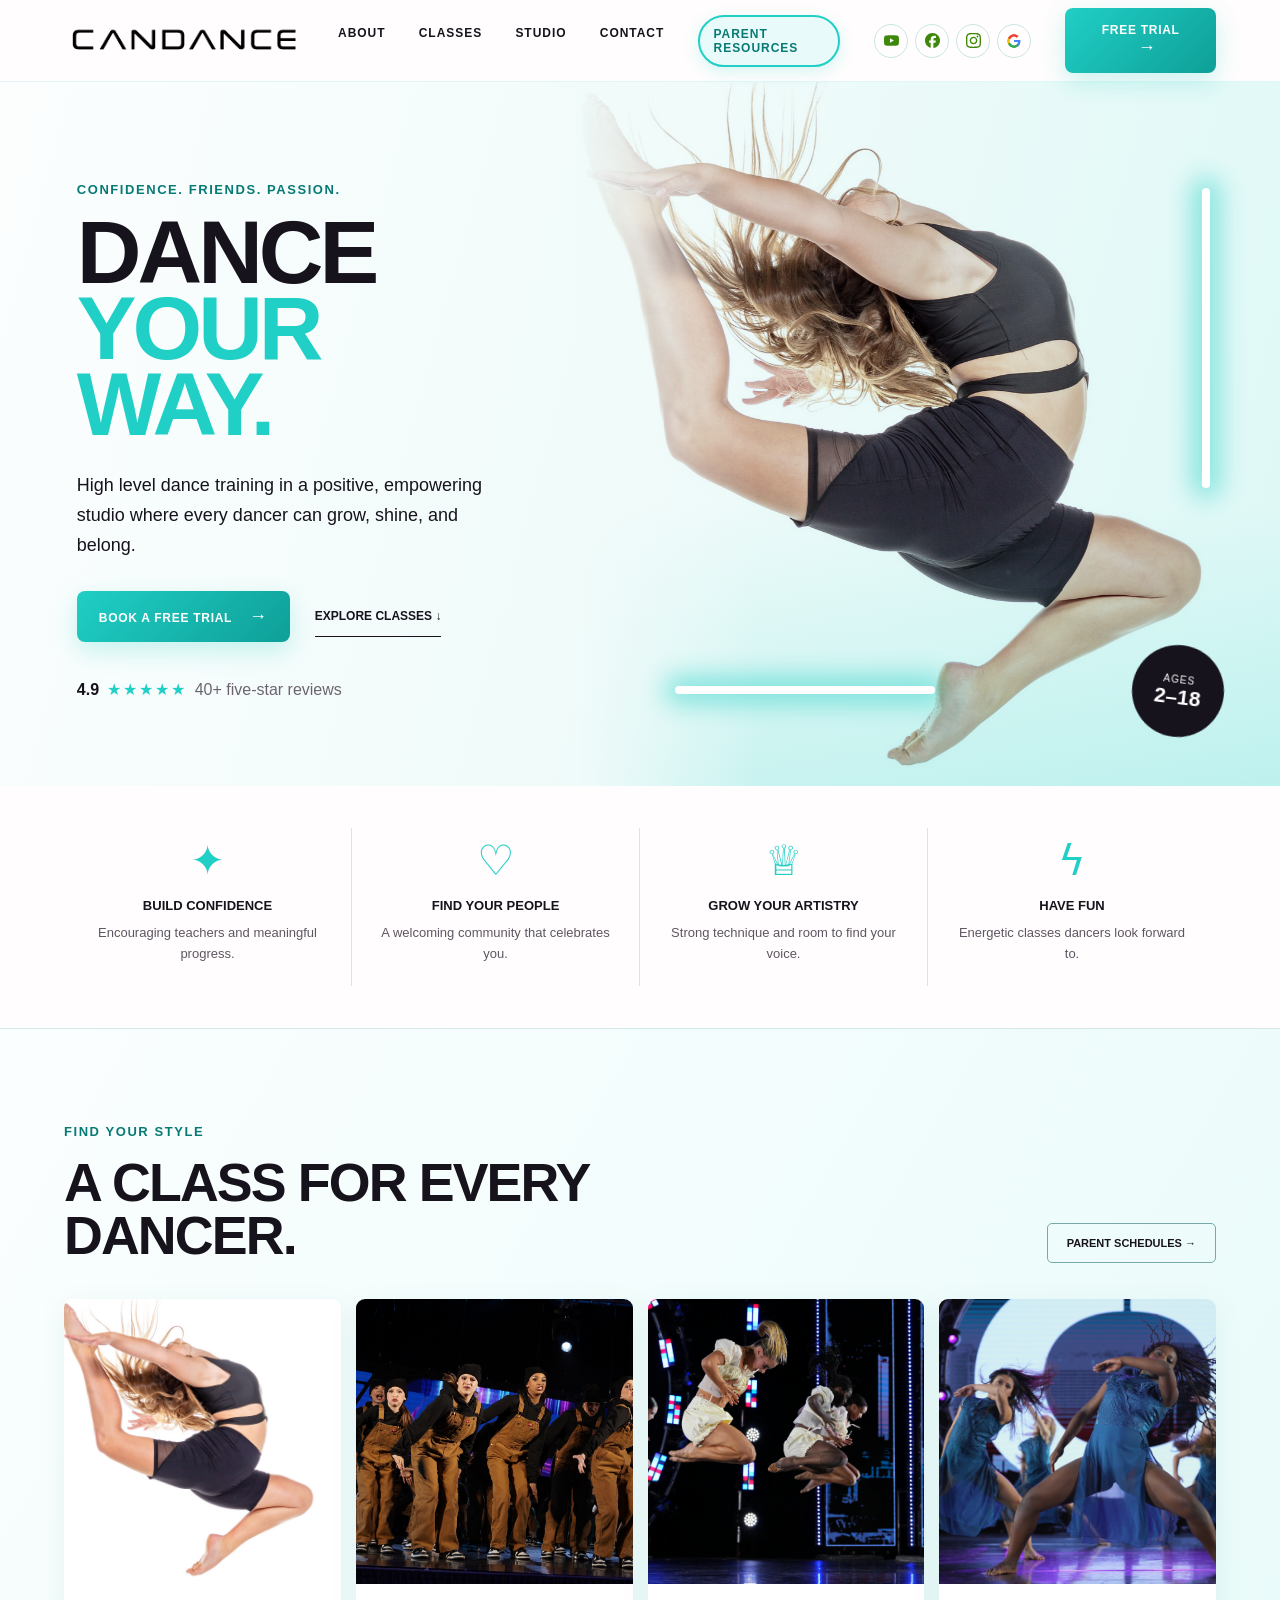
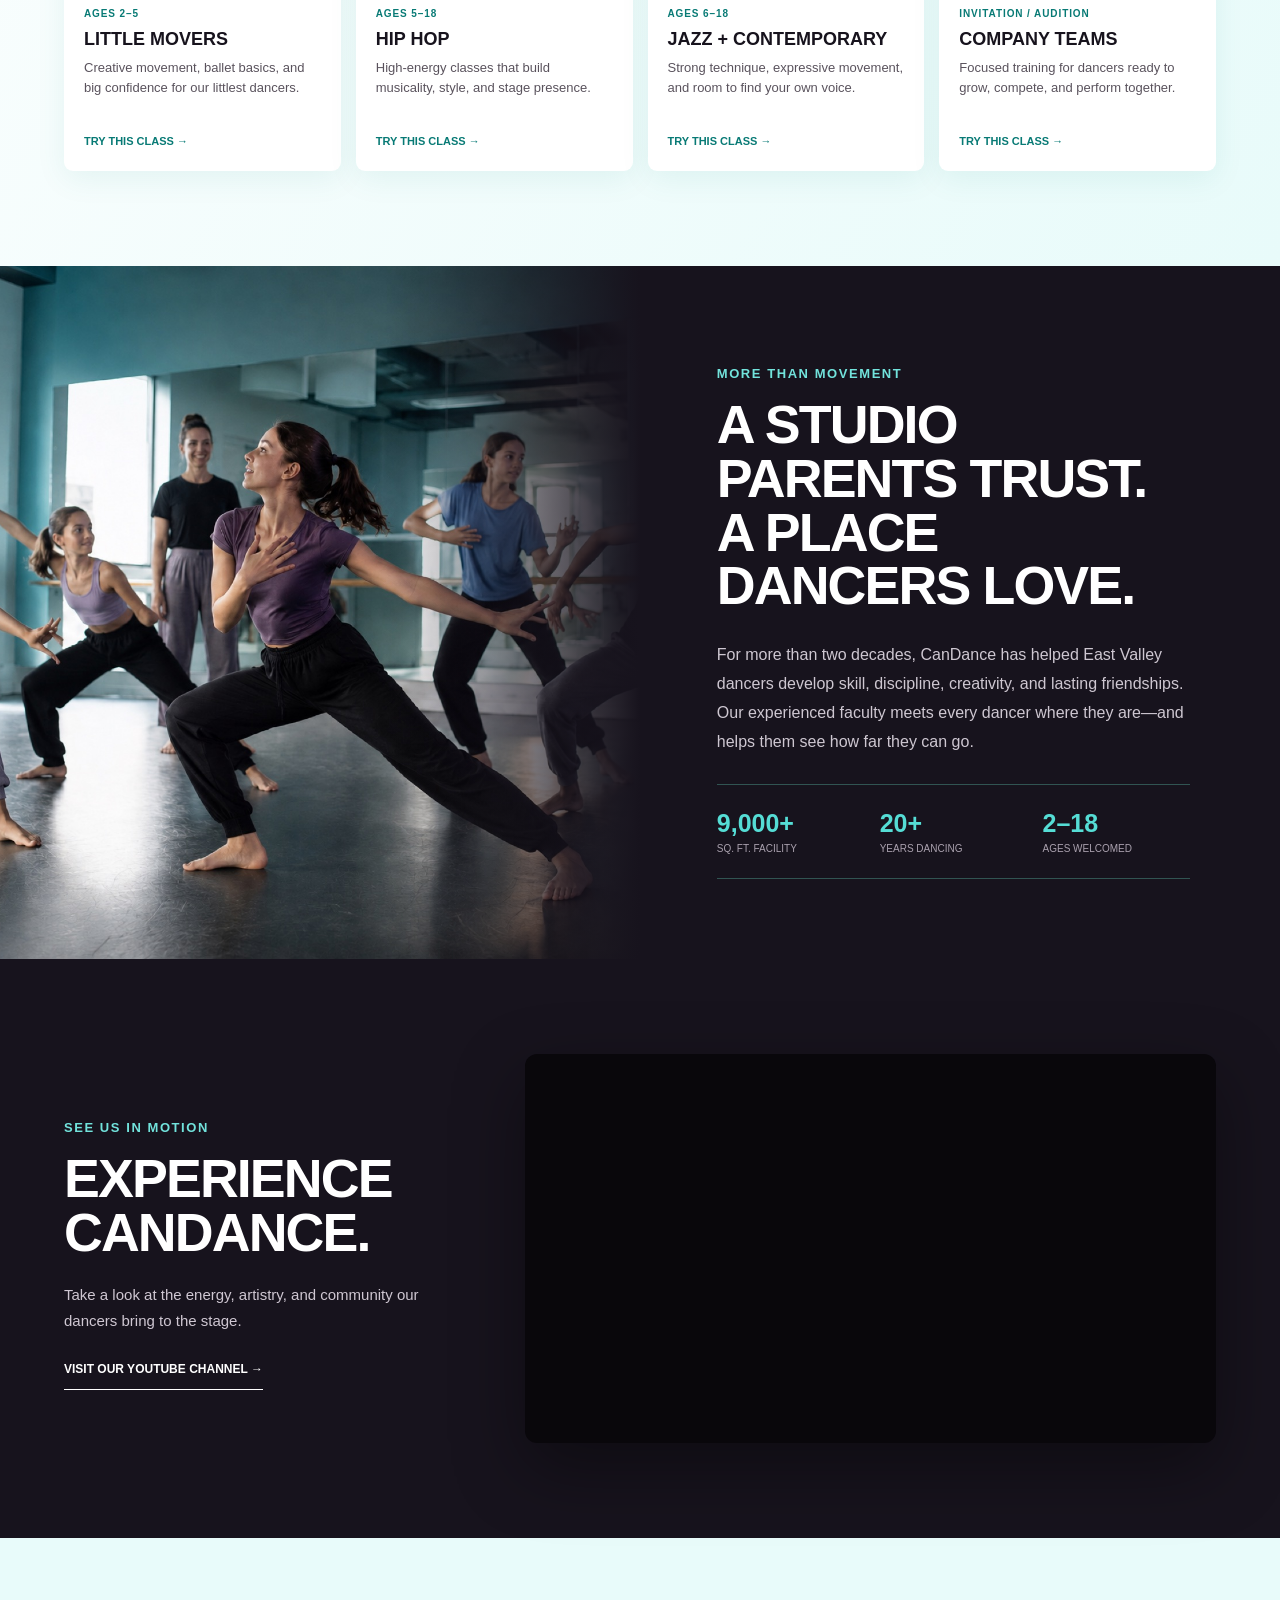
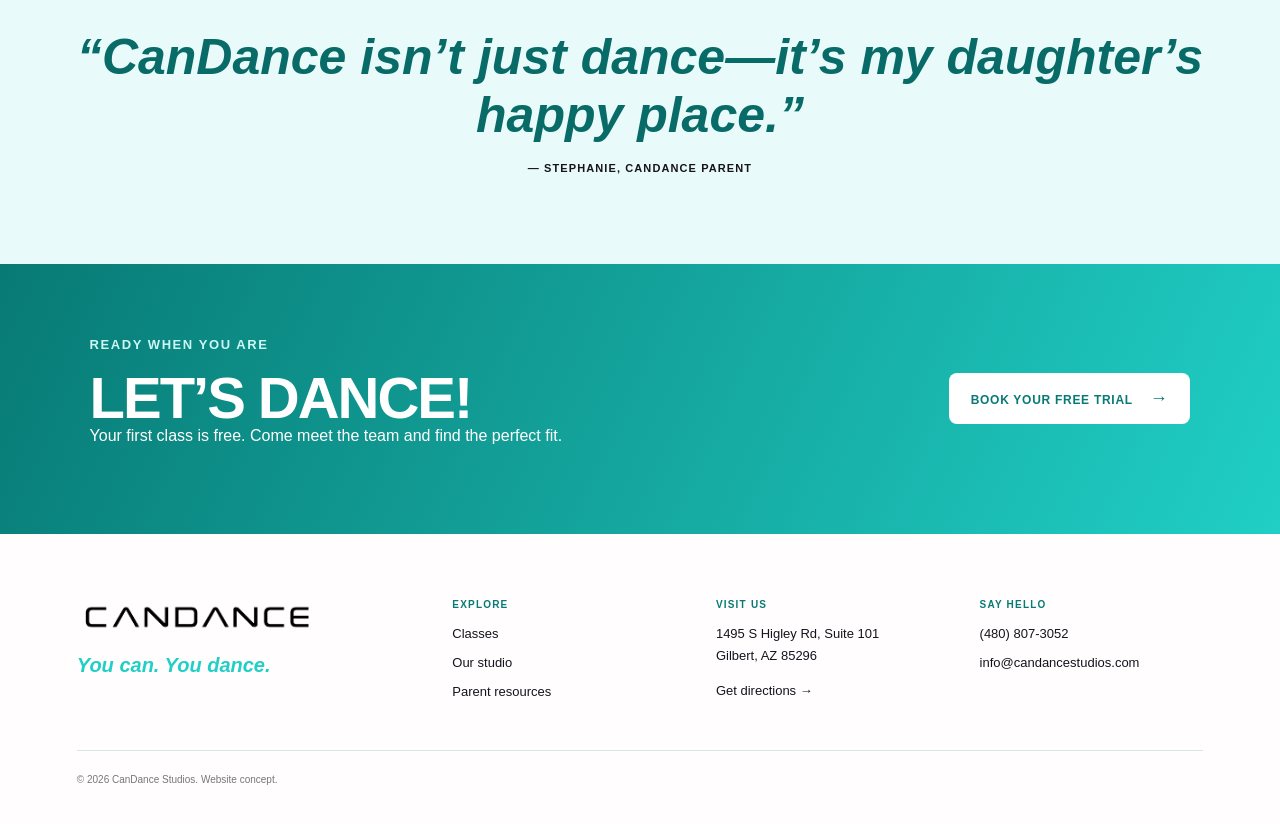
<file: index.html>
<!doctype html>
<html lang="en">
<head>
  <meta charset="utf-8">
  <meta name="viewport" content="width=device-width, initial-scale=1">
  <meta name="description" content="Positive, high-level dance training for ages 2–18 in Gilbert, Arizona.">
  <title>CanDance Studios | Gilbert, AZ</title>
  <link rel="stylesheet" href="styles.css">
  <script src="script.js" defer></script>
</head>
<body>
  <header class="site-header">
    <a class="header-logo" href="#top" aria-label="CanDance home"><img src="images/candance-logo-transparent.png" alt="CanDance"></a>
    <button class="menu-button" aria-label="Toggle navigation" aria-expanded="false">☰</button>
    <nav class="nav" aria-label="Main navigation">
      <a href="about.html">About</a><a href="#classes">Classes</a><a href="#studio">Studio</a><a href="#contact">Contact</a><a class="parent-tab" href="parent-resources.html">Parent Resources</a>
    </nav>
    <div class="social-links" aria-label="CanDance social media">
      <a href="https://www.youtube.com/c/CanDanceStudios" target="_blank" rel="noreferrer" aria-label="CanDance on YouTube"><img src="images/social-youtube.svg" alt=""></a>
      <a href="https://www.facebook.com/CanDanceStudiosAZ/" target="_blank" rel="noreferrer" aria-label="CanDance on Facebook"><img src="images/social-facebook.svg" alt=""></a>
      <a href="https://www.instagram.com/candance_studios/" target="_blank" rel="noreferrer" aria-label="CanDance on Instagram"><img src="images/social-instagram.svg" alt=""></a>
      <a href="https://www.google.com/maps/search/?api=1&amp;query=CanDance+Studios%2C+1495+S+Higley+Rd+Suite+101%2C+Gilbert%2C+AZ+85296" target="_blank" rel="noreferrer" aria-label="CanDance Studios on Google"><img class="google-icon" src="images/social-google.ico" alt=""></a>
    </div>
    <button class="button trial-button">Free trial <b>→</b></button>
  </header>

  <main>
    <section class="hero" id="top">
      <div class="hero-copy">
        <p class="eyebrow">Confidence. Friends. Passion.</p>
        <h1>Dance<br><em>your way.</em></h1>
        <p class="lead">High level dance training in a positive, empowering studio where every dancer can grow, shine, and belong.</p>
        <div class="hero-actions"><button class="button trial-button">Book a free trial <b>→</b></button><a class="text-link" href="#classes">Explore classes ↓</a></div>
        <div class="rating"><strong>4.9</strong><span>★★★★★</span><small>40+ five-star reviews</small></div>
      </div>
      <div class="hero-art"><img src="images/class-1.jpg" alt="CanDance dancer performing"><i class="glow one"></i><i class="glow two"></i><div class="age-badge">Ages<br><strong>2–18</strong></div></div>
    </section>

    <section class="benefits">
      <article><span>✦</span><h3>Build confidence</h3><p>Encouraging teachers and meaningful progress.</p></article>
      <article><span>♡</span><h3>Find your people</h3><p>A welcoming community that celebrates you.</p></article>
      <article><span>♕</span><h3>Grow your artistry</h3><p>Strong technique and room to find your voice.</p></article>
      <article><span>ϟ</span><h3>Have fun</h3><p>Energetic classes dancers look forward to.</p></article>
    </section>

    <section class="section programs" id="classes">
      <div class="section-heading"><div><p class="eyebrow">Find your style</p><h2>A class for every dancer.</h2></div><a class="outline-button" href="parent-resources.html#schedule">Parent schedules →</a></div>
      <div class="program-grid">
        <article class="program-card"><div class="program-image"><img src="images/class-1.jpg" alt="Dancer performing"></div><div class="program-content"><small>Ages 2–5</small><h3>Little Movers</h3><p>Creative movement, ballet basics, and big confidence for our littlest dancers.</p><button class="try-class" data-class="Little Movers">Try this class →</button></div></article>
        <article class="program-card"><div class="program-image"><img src="images/class-3.jpeg" alt="Hip hop team performing"></div><div class="program-content"><small>Ages 5–18</small><h3>Hip Hop</h3><p>High-energy classes that build musicality, style, and stage presence.</p><button class="try-class" data-class="Hip Hop">Try this class →</button></div></article>
        <article class="program-card"><div class="program-image"><img src="images/class-4.jpeg" alt="Contemporary dancers performing"></div><div class="program-content"><small>Ages 6–18</small><h3>Jazz + Contemporary</h3><p>Strong technique, expressive movement, and room to find your own voice.</p><button class="try-class" data-class="Jazz + Contemporary">Try this class →</button></div></article>
        <article class="program-card"><div class="program-image"><img src="images/class-2.jpeg" alt="CanDance company team performing"></div><div class="program-content"><small>Invitation / Audition</small><h3>Company Teams</h3><p>Focused training for dancers ready to grow, compete, and perform together.</p><button class="try-class" data-class="Company Teams">Try this class →</button></div></article>
      </div>
    </section>

    <section class="story" id="studio">
      <div class="story-image"><img src="images/story-dancers.jpg" alt="Dancers learning together in the CanDance studio"></div>
      <div class="story-copy"><p class="eyebrow">More than movement</p><h2>A studio parents trust. A place dancers love.</h2><p>For more than two decades, CanDance has helped East Valley dancers develop skill, discipline, creativity, and lasting friendships. Our experienced faculty meets every dancer where they are—and helps them see how far they can go.</p><div class="stats"><div><strong>9,000+</strong><span>sq. ft. facility</span></div><div><strong>20+</strong><span>years dancing</span></div><div><strong>2–18</strong><span>ages welcomed</span></div></div></div>
    </section>

    <section class="video-section" id="video">
      <div class="video-heading">
        <p class="eyebrow">See us in motion</p>
        <h2>Experience CanDance.</h2>
        <p>Take a look at the energy, artistry, and community our dancers bring to the stage.</p>
        <a class="text-link" href="https://www.youtube.com/c/CanDanceStudios" target="_blank" rel="noreferrer">Visit our YouTube channel →</a>
      </div>
      <div class="video-frame">
        <iframe data-src="https://www.youtube.com/embed/g_Mubt4dJeQ?rel=0&amp;enablejsapi=1&amp;playsinline=1&amp;mute=1" title="CanDance Studios performance video" loading="lazy" allow="accelerometer; autoplay; clipboard-write; encrypted-media; gyroscope; picture-in-picture; web-share" referrerpolicy="origin-when-cross-origin" allowfullscreen></iframe>
        <div class="video-local-message" hidden><strong>Ready to watch?</strong><span>Open this site with “Open CanDance Website.command” to play the video here.</span><a href="https://www.youtube.com/watch?v=g_Mubt4dJeQ&amp;list=PLEHesBZgKBL5vOcnTNieYaHHOvsmG2NI8&amp;index=1" target="_blank" rel="noreferrer">Watch directly on YouTube →</a></div>
      </div>
    </section>

    <blockquote>“CanDance isn’t just dance—it’s my daughter’s happy place.”<cite>— Stephanie, CanDance parent</cite></blockquote>
    <section class="cta" id="contact"><div><p class="eyebrow">Ready when you are</p><h2>Let’s dance!</h2><p>Your first class is free. Come meet the team and find the perfect fit.</p></div><button class="button light trial-button">Book your free trial <b>→</b></button></section>
  </main>

  <footer><div class="footer-brand"><a class="header-logo footer-logo" href="#top" aria-label="CanDance home"><img src="images/candance-logo-transparent.png" alt="CanDance"></a><p>You can. You dance.</p></div><div><h3>Explore</h3><a href="#classes">Classes</a><a href="#studio">Our studio</a><a href="parent-resources.html">Parent resources</a></div><div><h3>Visit us</h3><p>1495 S Higley Rd, Suite 101<br>Gilbert, AZ 85296</p><a href="https://maps.google.com/?q=1495+S+Higley+Rd+Gilbert+AZ" target="_blank" rel="noreferrer">Get directions →</a></div><div><h3>Say hello</h3><a href="tel:+14808073052">(480) 807-3052</a><a href="mailto:info@candancestudios.com">info@candancestudios.com</a></div><p class="copyright">© 2026 CanDance Studios. Website concept.</p></footer>

  <div class="modal-backdrop" hidden>
    <section class="modal" role="dialog" aria-modal="true" aria-labelledby="trial-title">
      <button class="modal-close" aria-label="Close">×</button>
      <div class="form-view"><p class="eyebrow">Your first class is on us</p><h2 id="trial-title">Let’s find your fit.</h2><p>Tell us a little about your dancer and the CanDance team will follow up with current options.</p><form><label>Parent / guardian name<input name="name" required autofocus></label><label>Email address<input name="email" type="email" required></label><label>Dancer’s age<select name="age" required><option value="">Select age</option><option>2–5</option><option>6–9</option><option>10–13</option><option>14–18</option></select></label><label>Class interest<select name="style"><option>Not sure yet</option><option>Little Movers</option><option>Hip Hop</option><option>Jazz + Contemporary</option><option>Company Teams</option></select></label><button class="button" type="submit">Request my free trial →</button></form></div>
      <div class="success-view" hidden><span>✓</span><h2>We can’t wait to meet you.</h2><p>This demonstration form is ready to connect to the studio’s booking or email system.</p><button class="button done-button">Done</button></div>
    </section>
  </div>
</body>
</html>
</file>
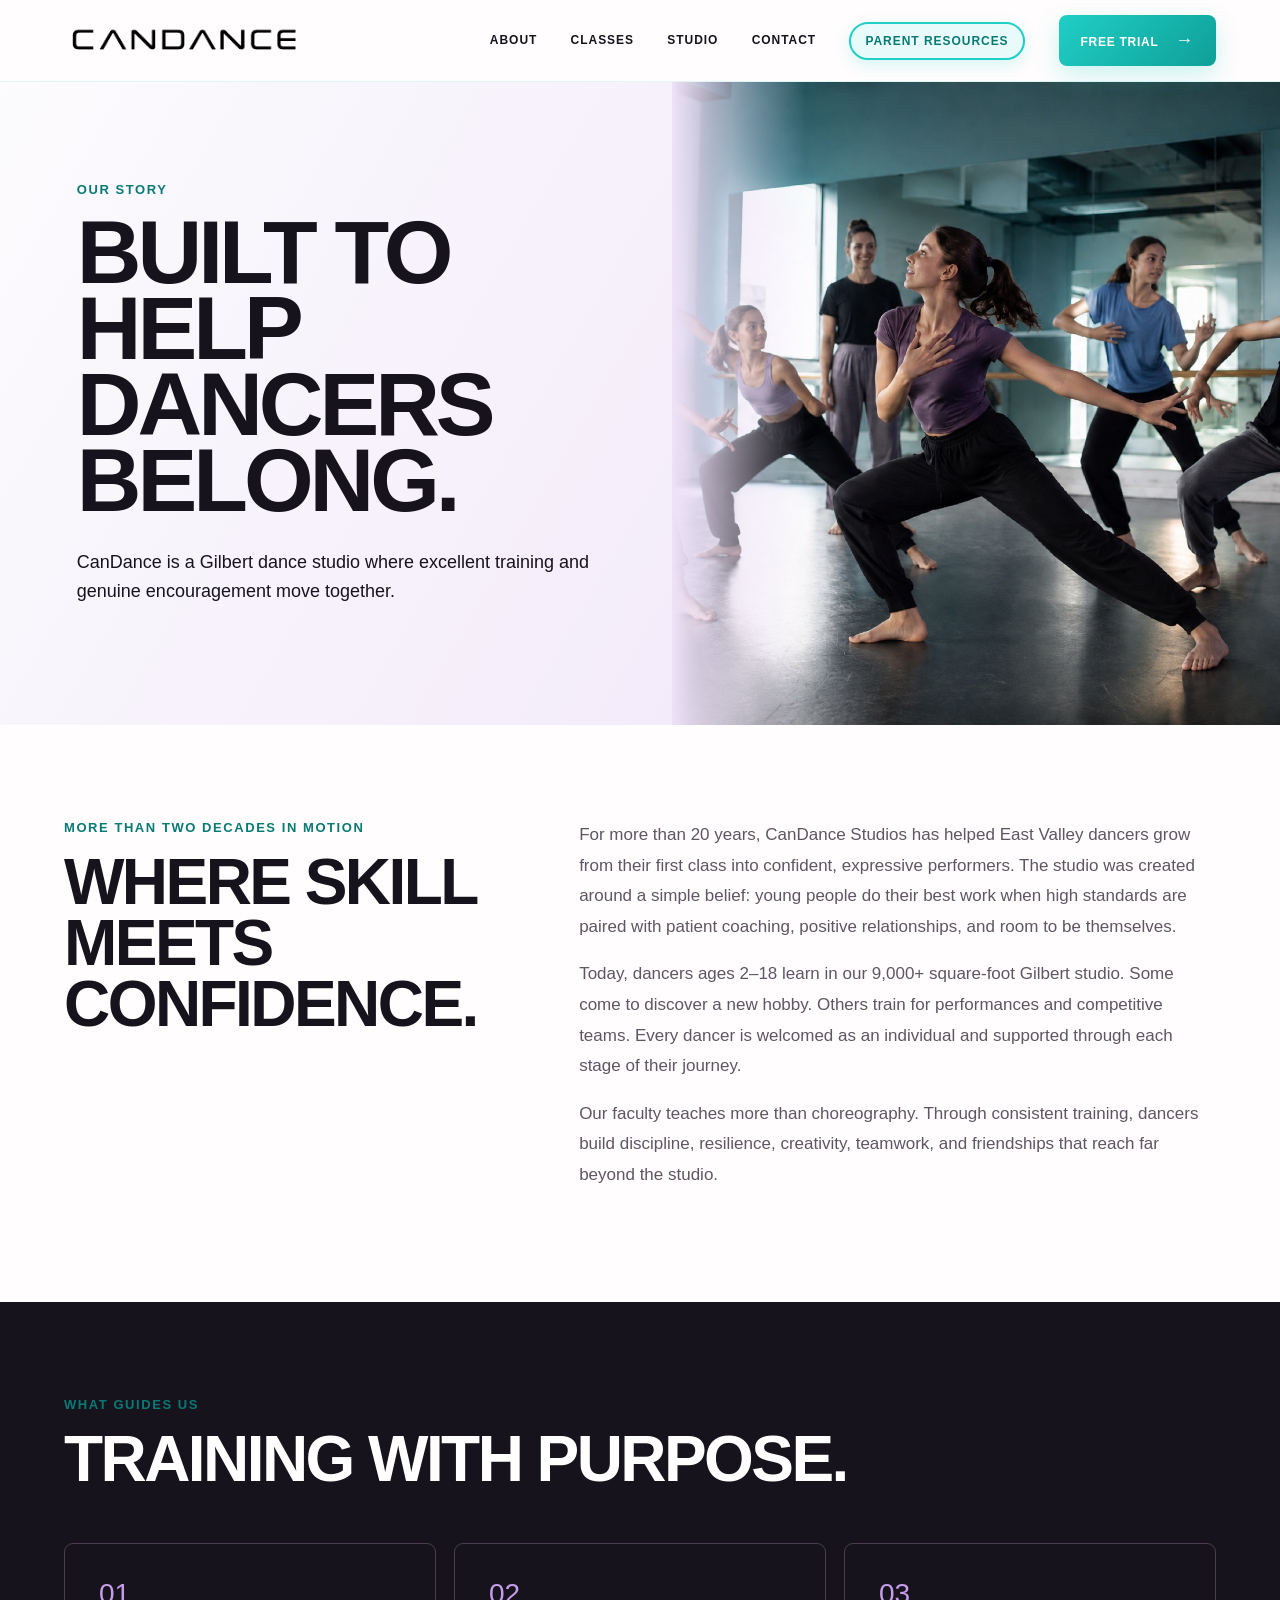
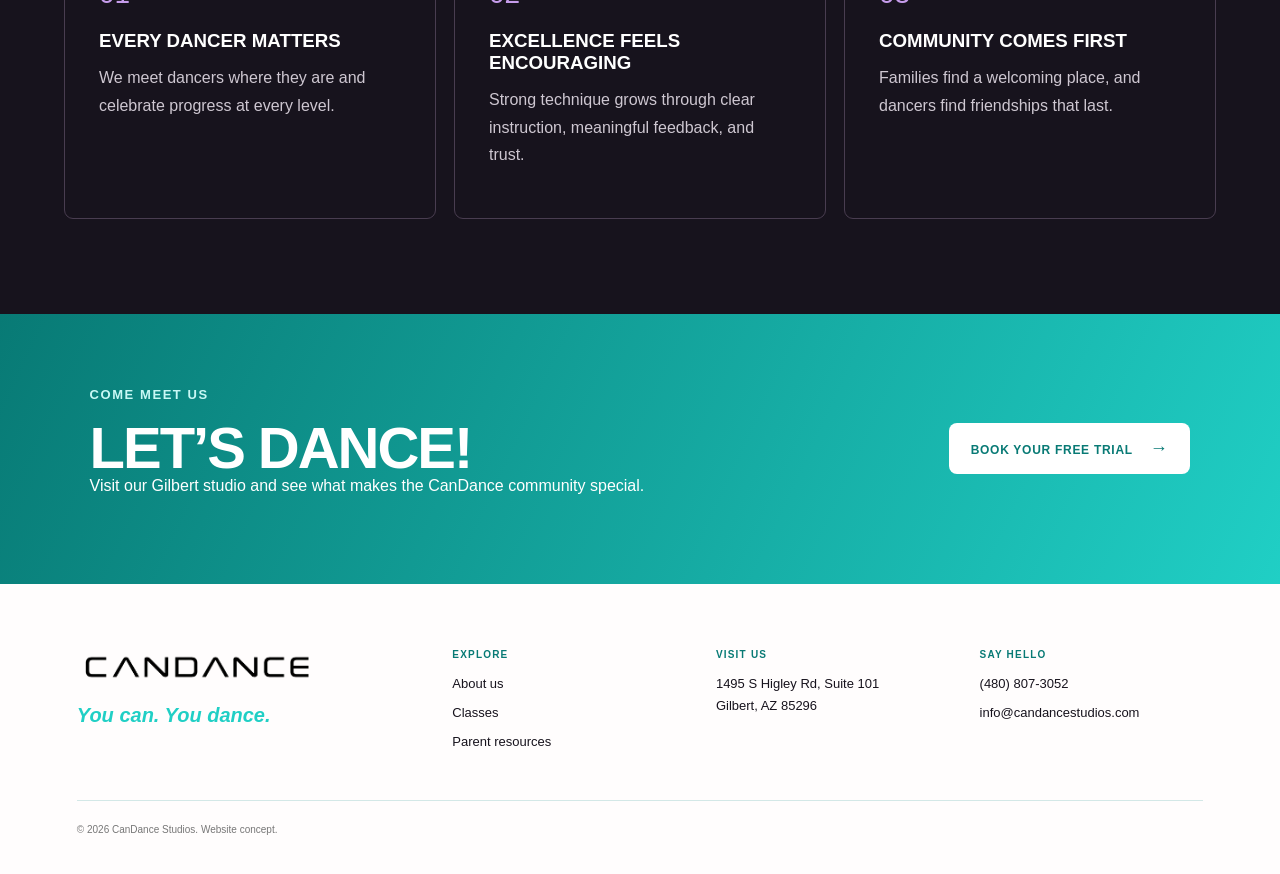
<file: about.html>
<!doctype html>
<html lang="en">
<head><meta charset="utf-8"><meta name="viewport" content="width=device-width, initial-scale=1"><meta name="description" content="Learn the story, mission, and values behind CanDance Studios in Gilbert, Arizona."><title>About CanDance Studios | Gilbert, AZ</title><link rel="stylesheet" href="styles.css"></head>
<body>
  <header class="site-header"><a class="header-logo" href="index.html" aria-label="CanDance home"><img src="images/candance-logo-transparent.png" alt="CanDance"></a><button class="menu-button" aria-label="Toggle navigation" aria-expanded="false">☰</button><nav class="nav" aria-label="Main navigation"><a href="about.html">About</a><a href="index.html#classes">Classes</a><a href="index.html#studio">Studio</a><a href="index.html#contact">Contact</a><a class="parent-tab" href="parent-resources.html">Parent Resources</a></nav><a class="button" href="index.html#contact">Free trial <b>→</b></a></header>
  <main>
    <section class="about-hero"><div class="about-hero-copy"><p class="eyebrow">Our story</p><h1>Built to help dancers belong.</h1><p class="lead">CanDance is a Gilbert dance studio where excellent training and genuine encouragement move together.</p></div><div class="about-hero-image"><img src="images/story-dancers.jpg" alt="A welcoming group of dancers learning together"></div></section>
    <section class="section about-intro"><div><p class="eyebrow">More than two decades in motion</p><h2>Where skill meets confidence.</h2></div><div class="about-copy"><p>For more than 20 years, CanDance Studios has helped East Valley dancers grow from their first class into confident, expressive performers. The studio was created around a simple belief: young people do their best work when high standards are paired with patient coaching, positive relationships, and room to be themselves.</p><p>Today, dancers ages 2–18 learn in our 9,000+ square-foot Gilbert studio. Some come to discover a new hobby. Others train for performances and competitive teams. Every dancer is welcomed as an individual and supported through each stage of their journey.</p><p>Our faculty teaches more than choreography. Through consistent training, dancers build discipline, resilience, creativity, teamwork, and friendships that reach far beyond the studio.</p></div></section>
    <section class="section about-values"><p class="eyebrow">What guides us</p><h2>Training with purpose.</h2><div class="value-grid"><article class="value-card"><span>01</span><h3>Every dancer matters</h3><p>We meet dancers where they are and celebrate progress at every level.</p></article><article class="value-card"><span>02</span><h3>Excellence feels encouraging</h3><p>Strong technique grows through clear instruction, meaningful feedback, and trust.</p></article><article class="value-card"><span>03</span><h3>Community comes first</h3><p>Families find a welcoming place, and dancers find friendships that last.</p></article></div></section>
    <section class="cta"><div><p class="eyebrow">Come meet us</p><h2>Let’s dance!</h2><p>Visit our Gilbert studio and see what makes the CanDance community special.</p></div><a class="button light" href="index.html#contact">Book your free trial <b>→</b></a></section>
  </main>
  <footer><div class="footer-brand"><a class="header-logo footer-logo" href="index.html" aria-label="CanDance home"><img src="images/candance-logo-transparent.png" alt="CanDance"></a><p>You can. You dance.</p></div><div><h3>Explore</h3><a href="about.html">About us</a><a href="index.html#classes">Classes</a><a href="parent-resources.html">Parent resources</a></div><div><h3>Visit us</h3><p>1495 S Higley Rd, Suite 101<br>Gilbert, AZ 85296</p></div><div><h3>Say hello</h3><a href="tel:+14808073052">(480) 807-3052</a><a href="mailto:info@candancestudios.com">info@candancestudios.com</a></div><p class="copyright">© 2026 CanDance Studios. Website concept.</p></footer>
  <script>const menu=document.querySelector('.menu-button');const nav=document.querySelector('.nav');menu.addEventListener('click',()=>{const open=nav.classList.toggle('open');menu.setAttribute('aria-expanded',String(open));menu.textContent=open?'×':'☰'});</script>
</body></html>
</file>
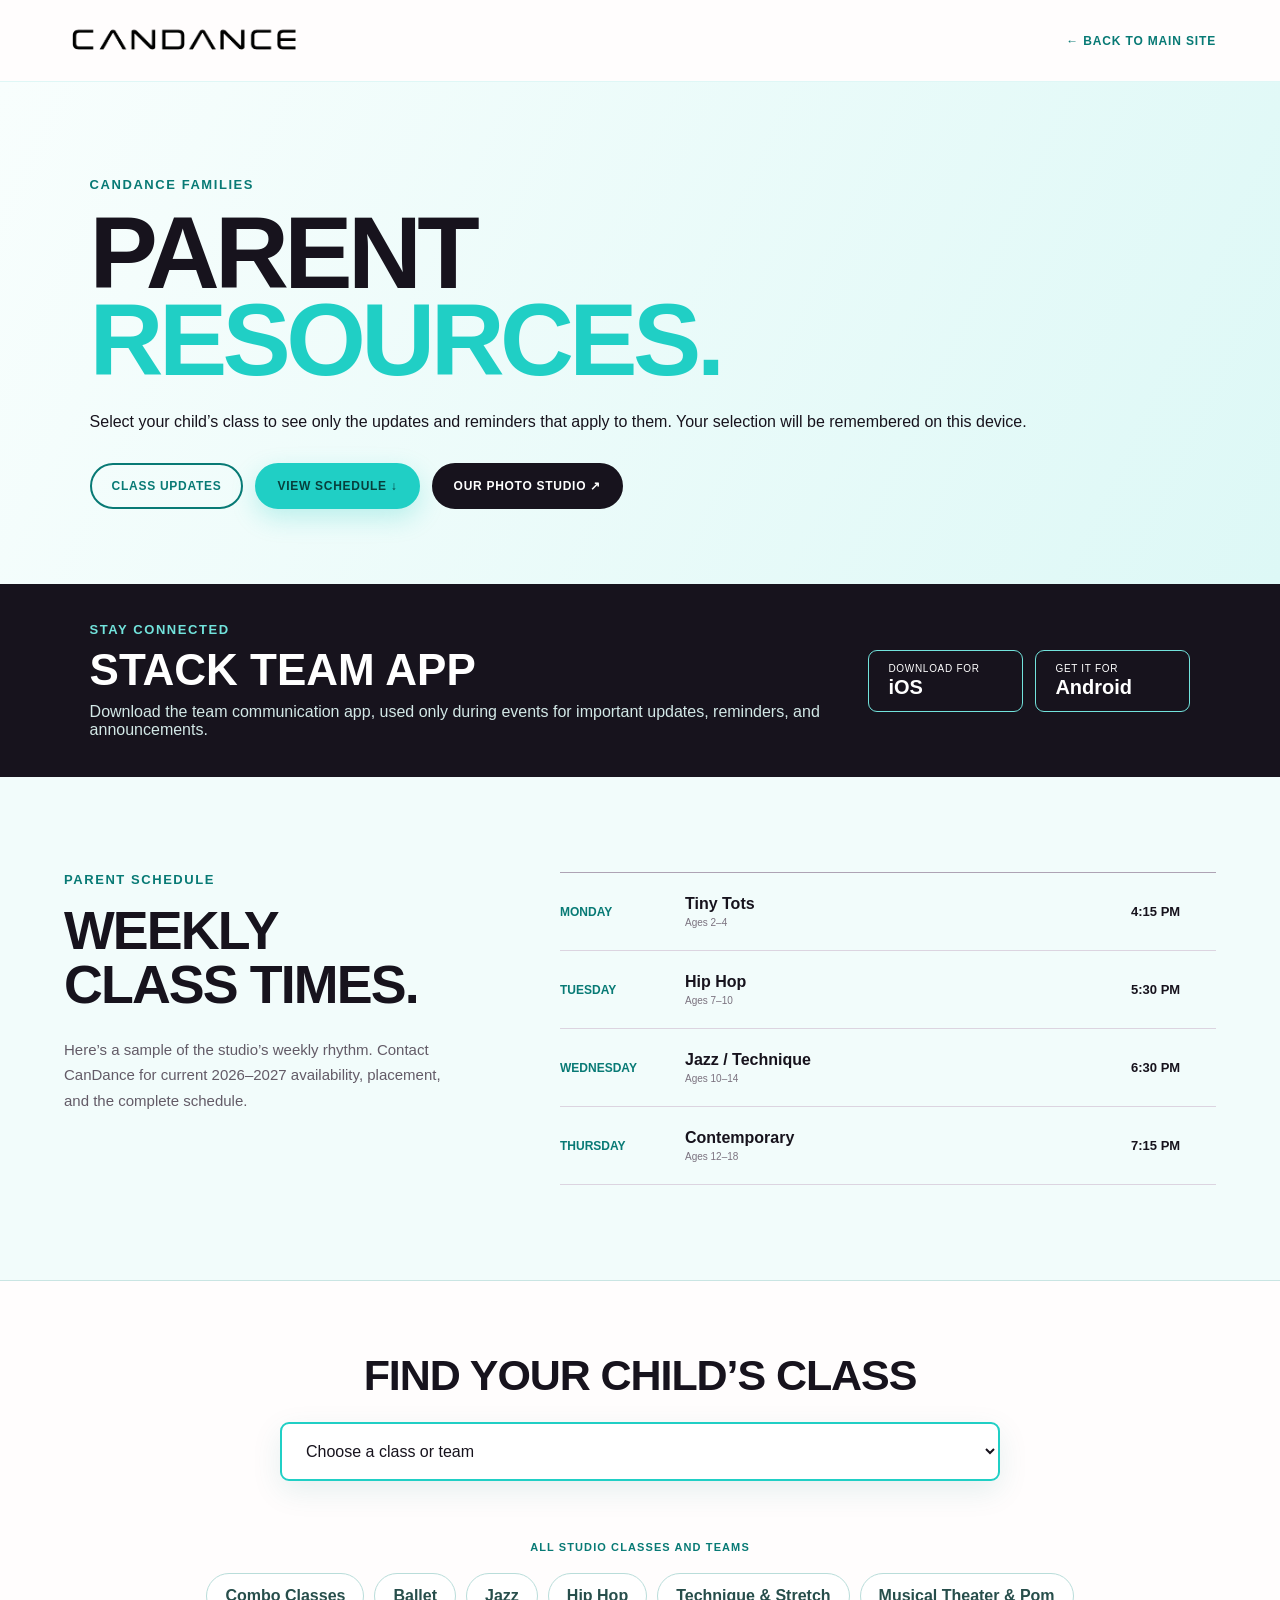
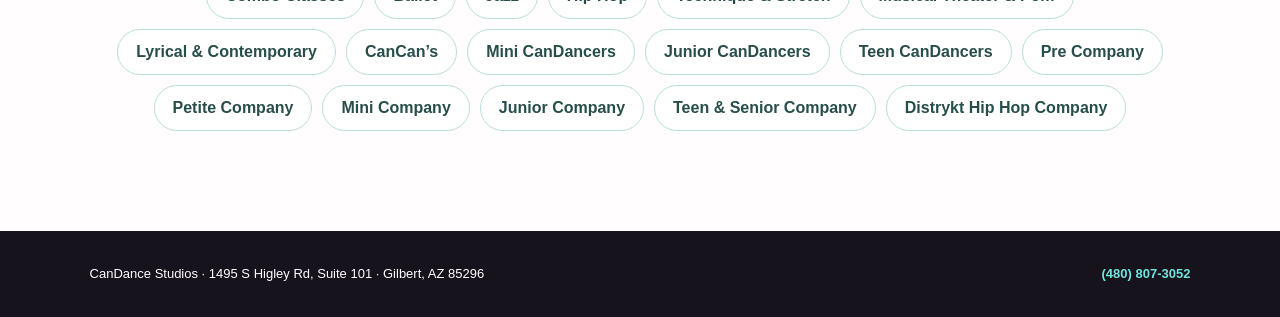
<file: parent-resources.html>
<!doctype html>
<html lang="en">
<head>
  <meta charset="utf-8">
  <meta name="viewport" content="width=device-width, initial-scale=1">
  <meta name="description" content="Class-specific updates and resources for CanDance Studio parents.">
  <title>Parent Resources | CanDance Studios</title>
  <link rel="stylesheet" href="styles.css">
  <script src="parent-resources.js" defer></script>
</head>
<body class="resource-page">
  <header class="site-header resource-header">
    <a class="header-logo" href="index.html" aria-label="CanDance home"><img src="images/candance-logo-transparent.png" alt="CanDance"></a>
    <a class="back-home" href="index.html">← Back to main site</a>
  </header>

  <main>
    <section class="resource-hero">
      <p class="eyebrow">CanDance families</p>
      <h1>Parent<br><em>Resources.</em></h1>
      <p>Select your child’s class to see only the updates and reminders that apply to them. Your selection will be remembered on this device.</p>
      <nav class="resource-jump" aria-label="Parent resources sections"><a href="#class-updates">Class Updates</a><a class="schedule-jump" href="#schedule">View Schedule ↓</a><a class="gallery-jump" href="https://dancestudiopixjakejoe.zenfoliosite.com/" target="_blank" rel="noreferrer">Our Photo Studio ↗</a></nav>
    </section>

    <section class="team-app" aria-labelledby="team-app-title">
      <div><p class="eyebrow">Stay connected</p><h2 id="team-app-title">Stack Team App</h2><p>Download the team communication app, used only during events for important updates, reminders, and announcements.</p></div>
      <div class="app-buttons"><a href="https://apps.apple.com/us/app/stack-team-app/id625607532" target="_blank" rel="noreferrer"><span>Download for</span><strong>iOS</strong></a><a href="https://play.google.com/store/apps/details?id=com.teamapp.teamapp" target="_blank" rel="noreferrer"><span>Get it for</span><strong>Android</strong></a></div>
    </section>

    <section class="section schedule parent-schedule" id="schedule">
      <div><p class="eyebrow">Parent schedule</p><h2>Weekly class times.</h2><p class="schedule-note">Here’s a sample of the studio’s weekly rhythm. Contact CanDance for current 2026–2027 availability, placement, and the complete schedule.</p></div>
      <div class="schedule-list">
        <div><strong>Monday</strong><span>Tiny Tots<small>Ages 2–4</small></span><b>4:15 PM</b></div>
        <div><strong>Tuesday</strong><span>Hip Hop<small>Ages 7–10</small></span><b>5:30 PM</b></div>
        <div><strong>Wednesday</strong><span>Jazz / Technique<small>Ages 10–14</small></span><b>6:30 PM</b></div>
        <div><strong>Thursday</strong><span>Contemporary<small>Ages 12–18</small></span><b>7:15 PM</b></div>
      </div>
    </section>

    <section class="class-finder" id="class-updates" aria-labelledby="class-finder-title">
      <div class="finder-panel">
        <label for="class-select" id="class-finder-title">Find your child’s class</label>
        <select id="class-select">
          <option value="">Choose a class or team</option>
          <optgroup label="Recreational Classes">
            <option>Combo Classes</option><option>Ballet</option><option>Jazz</option><option>Hip Hop</option><option>Technique &amp; Stretch</option><option>Musical Theater &amp; Pom</option><option>Lyrical &amp; Contemporary</option>
          </optgroup>
          <optgroup label="Performance & Competitive Teams">
            <option>CanCan’s</option><option>Mini CanDancers</option><option>Junior CanDancers</option><option>Teen CanDancers</option><option>Pre Company</option><option>Petite Company</option><option>Mini Company</option><option>Junior Company</option><option>Teen &amp; Senior Company</option><option>Distrykt Hip Hop Company</option>
          </optgroup>
        </select>
      </div>

      <div class="selected-class" id="selected-class" hidden aria-live="polite">
        <div class="selected-heading"><div><p class="eyebrow">Your selected class</p><h2 id="selected-name"></h2></div><button id="change-class" type="button">Change class</button></div>
        <div class="update-grid">
          <article><span>Latest update</span><h3>Welcome to your class hub</h3><p>There are no new class-specific announcements right now. Updates from the studio can be posted here as they become available.</p></article>
          <article><span>What to wear</span><h3>Class dress code</h3><p id="dress-code"></p><a href="https://www.candancestudios.com/dress-code" target="_blank" rel="noreferrer">Full dress code →</a></article>
          <article><span>Need assistance?</span><h3>Contact the studio</h3><p>Questions about this class, placement, tuition, or attendance?</p><a id="class-email" href="mailto:info@candancestudios.com">Email CanDance →</a></article>
        </div>
      </div>

      <div class="class-directory" id="class-directory">
        <p class="directory-label">All studio classes and teams</p>
        <div id="class-buttons" class="class-buttons"></div>
      </div>
    </section>

  </main>

  <footer class="resource-footer"><p>CanDance Studios · 1495 S Higley Rd, Suite 101 · Gilbert, AZ 85296</p><a href="tel:+14808073052">(480) 807-3052</a></footer>
</body>
</html>
</file>
<file: styles.css>
:root{--ink:#17131d;--purple:#9163c3;--dark:#65368e;--lavender:#f3ebfb;--line:#ded5e6;--paper:#fffdfd}*{box-sizing:border-box}html{scroll-behavior:smooth}body{margin:0;background:var(--paper);color:var(--ink);font-family:Arial,Helvetica,sans-serif}button,input,select{font:inherit}button,a{-webkit-tap-highlight-color:transparent}a{color:inherit;text-decoration:none}img{display:block;width:100%;height:100%;object-fit:cover}.site-header{height:82px;padding:0 clamp(24px,5vw,76px);display:flex;align-items:center;gap:34px;position:sticky;top:0;z-index:30;background:rgba(255,253,253,.94);backdrop-filter:blur(14px);border-bottom:1px solid rgba(101,54,142,.08)}.brand{font-size:25px;font-weight:800;letter-spacing:.15em;white-space:nowrap}.brand span{font-weight:300}.nav{display:flex;justify-content:center;gap:clamp(18px,2.6vw,38px);margin-left:auto;font-size:12px;font-weight:700;text-transform:uppercase;letter-spacing:.08em}.nav a{padding:32px 0}.menu-button{display:none;border:0;background:transparent;font-size:24px}.button{border:0;border-radius:8px;background:linear-gradient(135deg,var(--purple),#72459f);color:#fff;padding:15px 22px;text-transform:uppercase;letter-spacing:.06em;font-size:12px;font-weight:800;cursor:pointer;box-shadow:0 9px 25px rgba(101,54,142,.2);transition:.2s}.button:hover{transform:translateY(-2px)}.button b{font-size:18px;margin-left:13px}.hero{min-height:650px;display:grid;grid-template-columns:45% 55%;background:linear-gradient(105deg,#fcfbfd,#f6f0fb 49%,#eadcf8);overflow:hidden}.hero-copy{padding:100px 5vw 82px max(6vw,42px);z-index:2}.eyebrow{color:var(--dark);font-size:13px;font-weight:800;text-transform:uppercase;letter-spacing:.12em;margin:0 0 17px}h1,h2,h3,p{margin-top:0}h1{font-size:clamp(57px,7vw,94px);line-height:.85;text-transform:uppercase;letter-spacing:-.045em;margin:0 0 29px}h1 em{color:var(--purple);font-style:normal}.lead{max-width:540px;font-size:18px;line-height:1.65}.hero-actions{display:flex;align-items:center;gap:25px;margin-top:31px}.text-link{font-size:12px;font-weight:800;text-transform:uppercase;border-bottom:1px solid;padding:13px 0}.rating{margin-top:38px;display:flex;gap:8px;align-items:center;font-size:13px}.rating span{color:var(--purple);letter-spacing:.12em}.rating small{color:#6c6570}.hero-art{position:relative;min-height:650px}.hero-art:after{content:"";position:absolute;inset:0;background:linear-gradient(90deg,#f6f0fb,transparent 26%),linear-gradient(0deg,rgba(139,87,182,.17),transparent 40%)}.hero-art img{mix-blend-mode:multiply;filter:saturate(.72);object-position:center}.glow{position:absolute;background:white;box-shadow:0 0 25px 10px rgba(187,137,240,.55);z-index:2;border-radius:5px}.glow.one{width:8px;height:300px;right:10%;top:15%}.glow.two{height:8px;width:260px;left:14%;bottom:13%}.age-badge{position:absolute;z-index:3;right:8%;bottom:7%;width:92px;height:92px;border-radius:50%;display:grid;place-content:center;text-align:center;background:var(--ink);color:#fff;text-transform:uppercase;font-size:10px;letter-spacing:.1em;transform:rotate(7deg)}.age-badge strong{font-size:21px;letter-spacing:0}.benefits{display:grid;grid-template-columns:repeat(4,1fr);padding:42px 5vw;border-bottom:1px solid var(--line)}.benefits article{text-align:center;padding:8px 26px;border-right:1px solid var(--line)}.benefits article:last-child{border:0}.benefits span{display:block;color:var(--purple);font-size:42px;height:52px}.benefits h3{text-transform:uppercase;font-size:13px;margin:10px 0}.benefits p{font-size:13px;line-height:1.6;color:#5e5662}.section{padding:95px max(5vw,24px)}.programs{background:linear-gradient(120deg,#fbf8fd,#f4ebfb)}.section-heading{display:flex;align-items:flex-end;justify-content:space-between;margin-bottom:36px;gap:25px}.section-heading h2,.story h2,.schedule h2,.cta h2,.modal h2{font-size:clamp(36px,4.2vw,61px);line-height:1;text-transform:uppercase;letter-spacing:-.035em;margin:0;max-width:760px}.outline-button{border:1px solid #85768e;border-radius:5px;padding:13px 19px;text-transform:uppercase;font-size:11px;font-weight:800}.program-grid{display:grid;grid-template-columns:repeat(4,1fr);gap:15px}.program-card{background:white;border-radius:9px;overflow:hidden;box-shadow:0 8px 30px rgba(60,33,77,.06);transition:.25s}.program-card:hover{transform:translateY(-7px)}.program-image{height:285px}.program-content{padding:19px 20px 22px}.program-content small{color:var(--dark);font-size:10px;text-transform:uppercase;font-weight:800;letter-spacing:.09em}.program-content h3{text-transform:uppercase;font-size:18px;margin:8px 0}.program-content p{color:#5a535d;font-size:13px;line-height:1.55;min-height:60px}.try-class{background:transparent;border:0;padding:0;color:var(--dark);font-size:11px;text-transform:uppercase;font-weight:800;cursor:pointer}.story{display:grid;grid-template-columns:1fr 1fr;min-height:650px;background:var(--ink);color:#fff}.story-image{position:relative;min-height:600px}.story-image:after{content:"";position:absolute;inset:0;background:linear-gradient(90deg,transparent 60%,var(--ink))}.story-copy{padding:100px 7vw 80px 6vw;align-self:center}.story-copy>p:not(.eyebrow){font-size:16px;line-height:1.8;color:#cec7d1;margin:28px 0}.story .eyebrow{color:#bd90e4}.stats{display:grid;grid-template-columns:repeat(3,1fr);gap:15px;border-block:1px solid #4a3d51;padding:24px 0}.stats strong{display:block;font-size:25px;color:#c69ceb}.stats span{display:block;font-size:10px;text-transform:uppercase;margin-top:5px;color:#aaa1ae}.schedule{display:grid;grid-template-columns:.75fr 1.25fr;gap:8vw}.schedule-note{font-size:15px;line-height:1.7;color:#635b67;max-width:430px;margin-top:25px}.schedule-list{border-top:1px solid #aea3b4}.schedule-list>div{display:grid;grid-template-columns:110px 1fr 85px 72px;align-items:center;gap:15px;padding:22px 0;border-bottom:1px solid #dcd4e0}.schedule-list strong{font-size:12px;text-transform:uppercase;color:var(--dark)}.schedule-list span{font-weight:800}.schedule-list small{display:block;font-size:10px;color:#7b727f;margin-top:4px;font-weight:400}.schedule-list b{font-size:13px}blockquote{text-align:center;margin:0;padding:90px 24px;background:var(--lavender);font:italic clamp(28px,4vw,50px) Georgia,serif;color:#4f2c6d}blockquote cite{display:block;margin-top:18px;font:800 11px Arial,sans-serif;text-transform:uppercase;letter-spacing:.1em;color:var(--ink)}.cta{background:linear-gradient(115deg,#5f3189,#9763c4);color:white;padding:73px max(7vw,30px);display:flex;align-items:center;justify-content:space-between;gap:30px}.cta .eyebrow{color:#e8cdfc}.cta h2{font-size:58px}.button.light{background:#fff;color:var(--dark);box-shadow:none}footer{display:grid;grid-template-columns:1.5fr repeat(3,1fr);gap:40px;padding:62px 6vw 26px;font-size:13px;line-height:1.7}footer h3{color:var(--dark);font-size:10px;text-transform:uppercase;letter-spacing:.12em}footer>div:not(.footer-brand) a{display:block;margin-bottom:7px}.footer-brand p{font:italic 20px Georgia,serif;color:var(--purple);margin-top:14px}.copyright{grid-column:1/-1;border-top:1px solid var(--line);padding-top:20px;font-size:10px;color:#777}.modal-backdrop{position:fixed;z-index:100;inset:0;background:rgba(20,12,25,.72);display:grid;place-items:center;padding:20px;backdrop-filter:blur(8px)}.modal-backdrop[hidden],[hidden]{display:none}.modal{background:white;width:min(620px,100%);max-height:92vh;overflow:auto;padding:46px;border-radius:13px;position:relative}.modal h2{font-size:43px}.modal-close{position:absolute;right:18px;top:12px;background:transparent;border:0;font-size:31px;cursor:pointer}.modal form{display:grid;grid-template-columns:1fr 1fr;gap:16px}.modal label{font-size:11px;text-transform:uppercase;font-weight:800}.modal input,.modal select{width:100%;border:1px solid #cfc5d5;border-radius:6px;padding:12px;margin-top:7px;background:white}.modal form .button{grid-column:1/-1}.success-view{text-align:center;padding:30px 0}.success-view>span{display:grid;place-items:center;margin:0 auto 22px;background:var(--purple);color:white;border-radius:50%;width:62px;height:62px;font-size:30px}
@media(max-width:900px){.site-header{height:70px}.menu-button{display:block;margin-left:auto}.nav{display:none;position:absolute;top:69px;left:0;right:0;background:white;padding:20px 28px;flex-direction:column;align-items:flex-start;gap:0}.nav.open{display:flex}.nav a{padding:13px 0}.site-header>.trial-button{display:none}.hero{grid-template-columns:1fr}.hero-copy{padding:72px 8vw 45px}.hero-art{min-height:470px}.benefits{grid-template-columns:1fr 1fr}.program-grid{grid-template-columns:1fr 1fr}.story{grid-template-columns:1fr}.story-image{min-height:480px}.story-copy{padding:50px 8vw 75px}.schedule{grid-template-columns:1fr}.cta{align-items:flex-start;flex-direction:column}footer{grid-template-columns:1fr 1fr}}

/* One strong typographic voice throughout, matching the “Let’s dance!” heading. */
body,button,input,select,textarea,blockquote,blockquote cite,.footer-brand p{font-family:Arial,Helvetica,sans-serif}
blockquote{font-size:clamp(28px,4vw,50px);font-style:italic;font-weight:800}
.footer-brand p{font-size:20px;font-style:italic;font-weight:800}
.about-hero{min-height:540px;display:grid;grid-template-columns:1.05fr .95fr;background:linear-gradient(120deg,#fcfbfd,#eee2f8)}
.about-hero-copy{padding:100px max(6vw,36px);align-self:center}.about-hero-copy h1{font-size:clamp(52px,7vw,92px)}
.about-hero-image{min-height:540px;position:relative}.about-hero-image:after{content:"";position:absolute;inset:0;background:linear-gradient(90deg,#eee2f8,transparent 22%)}
.about-intro{display:grid;grid-template-columns:.75fr 1.25fr;gap:8vw}.about-intro h2,.about-values h2{font-size:clamp(38px,5vw,68px);line-height:.95;text-transform:uppercase;letter-spacing:-.04em}
.about-copy p{font-size:17px;line-height:1.8;color:#5e5662}.about-values{background:var(--ink);color:white}.value-grid{display:grid;grid-template-columns:repeat(3,1fr);gap:18px;margin-top:42px}.value-card{padding:34px;border:1px solid #493d50;border-radius:9px}.value-card span{color:#c69ceb;font-size:28px}.value-card h3{text-transform:uppercase;margin:20px 0 12px}.value-card p{color:#cec7d1;line-height:1.7}
@media(max-width:900px){.about-hero,.about-intro{grid-template-columns:1fr}.about-hero-image{min-height:420px;order:-1}.value-grid{grid-template-columns:1fr}}
@media(max-width:580px){h1{font-size:59px}.hero-actions{align-items:flex-start;flex-direction:column}.hero-art{min-height:400px}.benefits,.program-grid{grid-template-columns:1fr}.benefits article{border-right:0;border-bottom:1px solid var(--line);padding:28px 20px}.section{padding-block:72px}.section-heading{align-items:flex-start;flex-direction:column}.program-image{height:320px}.story-image{min-height:400px}.schedule-list>div{grid-template-columns:72px 1fr 68px}.schedule-list button{display:none}.cta h2{font-size:50px}footer{grid-template-columns:1fr}.modal{padding:39px 23px}.modal form{grid-template-columns:1fr}.modal form .button{grid-column:auto}}
.video-section{display:grid;grid-template-columns:.7fr 1.3fr;gap:7vw;align-items:center;padding:95px max(5vw,24px);background:var(--ink);color:#fff}.video-heading h2{font-size:clamp(36px,4.2vw,61px);line-height:1;text-transform:uppercase;letter-spacing:-.035em;margin:0 0 23px}.video-heading>p:not(.eyebrow){color:#cfc7d2;font-size:15px;line-height:1.7;max-width:440px;margin-bottom:26px}.video-section .eyebrow{color:#bd90e4}.video-frame{position:relative;aspect-ratio:16/9;border-radius:12px;overflow:hidden;background:#09070b;box-shadow:0 25px 70px rgba(0,0,0,.38)}.video-frame iframe{position:absolute;inset:0;width:100%;height:100%;border:0}.video-local-message{position:absolute;inset:0;padding:35px;display:flex;flex-direction:column;align-items:center;justify-content:center;text-align:center;background:linear-gradient(135deg,#26162f,#57316f)}.video-local-message[hidden]{display:none}.video-local-message strong{font-size:clamp(24px,3vw,42px);text-transform:uppercase}.video-local-message span{max-width:460px;margin:14px 0 22px;color:#ddd1e3;line-height:1.6}.video-local-message a{padding-bottom:5px;border-bottom:1px solid;font-size:11px;font-weight:800;text-transform:uppercase;letter-spacing:.08em}@media(max-width:900px){.video-section{grid-template-columns:1fr}}
.header-logo{position:relative;display:block;width:240px;height:44px;overflow:hidden;flex:none}.header-logo img{position:absolute;top:-20px;left:0;width:100%;height:auto;object-fit:contain}@media(max-width:580px){.header-logo{width:190px;height:38px}.header-logo img{top:-14px}}
.footer-logo{margin-bottom:12px}
.rating,.rating small{font-size:16px}
.social-links{display:flex;align-items:center;gap:7px;flex:none}.social-links a{width:34px;height:34px;border:1px solid #ded4e4;border-radius:50%;display:grid;place-items:center;transition:.2s}.social-links a:hover{background:var(--lavender);border-color:#c2a9d5;transform:translateY(-2px)}.social-links img{width:15px;height:15px;object-fit:contain}@media(max-width:1100px){.site-header{gap:16px}.nav{gap:17px}.header-logo{width:210px}}@media(max-width:900px){.social-links{margin-left:0}.social-links a{width:30px;height:30px}.social-links img{width:14px;height:14px}}@media(max-width:580px){.site-header{padding-inline:14px;gap:9px}.header-logo{width:170px}.social-links{gap:4px}.social-links a{width:27px;height:27px}.social-links img{width:12px;height:12px}}

/* Aqua teal brand palette */
:root{--purple:#20CFC5;--dark:#087A75;--lavender:#E8FBFA;--line:#D3E8E7}
.site-header{border-bottom-color:rgba(32,207,197,.14)}
.button{background:linear-gradient(135deg,#20CFC5,#0E9F98);box-shadow:0 9px 25px rgba(32,207,197,.24)}
.hero{background:linear-gradient(105deg,#FCFEFE,#F0FBFA 49%,#DDF8F6)}
.hero-art:after{background:linear-gradient(90deg,#F0FBFA,transparent 26%),linear-gradient(0deg,rgba(32,207,197,.17),transparent 40%)}
.glow{box-shadow:0 0 25px 10px rgba(32,207,197,.48)}
.programs{background:linear-gradient(120deg,#FBFEFE,#E8FBFA)}
.program-card{box-shadow:0 8px 30px rgba(8,122,117,.08)}
.outline-button{border-color:#77AAA7}
.story .eyebrow,.video-section .eyebrow{color:#72E3DC}
.stats{border-block-color:#315452}
.stats strong{color:#55DDD5}
blockquote{color:#086B67}
.cta{background:linear-gradient(115deg,#087A75,#20CFC5)}
.cta .eyebrow{color:#C9F8F5}
.video-local-message{background:linear-gradient(135deg,#123332,#087A75)}
.social-links a{border-color:#C9E5E3}
.social-links a:hover{background:#E8FBFA;border-color:#72DCD6}
.social-links img{filter:invert(38%) sepia(31%) saturate(1432%) hue-rotate(127deg) brightness(91%) contrast(94%)}

.nav .parent-tab{padding:10px 14px;margin-block:21px;border:2px solid #20CFC5;border-radius:999px;color:#087A75;background:#E8FBFA;box-shadow:0 5px 16px rgba(32,207,197,.18)}
.nav .parent-tab:hover{background:#20CFC5;color:#073F3C}
.parent-resources{background:#F2FCFB;display:grid;grid-template-columns:.75fr 1.5fr;gap:7vw;align-items:center}
.parent-intro>p:not(.eyebrow){max-width:480px;color:#4E6664;font-size:16px;line-height:1.7;margin-top:24px}
.parent-intro h2{font-size:clamp(40px,5vw,68px);line-height:.95;text-transform:uppercase;letter-spacing:-.04em;margin:0}
.resource-grid{display:grid;grid-template-columns:repeat(3,1fr);gap:14px}
.resource-card{min-height:250px;padding:27px 24px;background:#fff;border:1px solid #C9E5E3;border-radius:10px;display:flex;flex-direction:column;transition:.22s;box-shadow:0 10px 30px rgba(8,122,117,.06)}
.resource-card:hover{transform:translateY(-5px);border-color:#20CFC5;box-shadow:0 16px 34px rgba(8,122,117,.13)}
.resource-card span{color:#20CFC5;font-size:13px;font-weight:800;letter-spacing:.12em}
.resource-card h3{text-transform:uppercase;font-size:18px;margin:25px 0 12px}
.resource-card p{color:#546765;font-size:13px;line-height:1.6}
.resource-card b{margin-top:auto;color:#087A75;font-size:11px;text-transform:uppercase;letter-spacing:.05em}
@media(max-width:1100px){.nav .parent-tab{padding-inline:10px}}
@media(max-width:900px){.nav .parent-tab{margin-block:4px;padding:11px 14px}.parent-resources{grid-template-columns:1fr}.resource-grid{grid-template-columns:repeat(3,1fr)}}
@media(max-width:700px){.resource-grid{grid-template-columns:1fr}.resource-card{min-height:210px}}

.resource-header{justify-content:space-between}.back-home{color:#087A75;font-size:12px;font-weight:800;text-transform:uppercase;letter-spacing:.07em}.resource-hero{padding:95px max(7vw,28px) 75px;background:linear-gradient(115deg,#F8FEFD,#DDF8F6)}.resource-hero h1{font-size:clamp(55px,8vw,105px);margin-bottom:30px}.resource-hero>p:last-child{max-width:690px;font-size:18px;line-height:1.7}.class-finder{padding:70px max(7vw,28px) 100px}.finder-panel{max-width:720px;margin:0 auto 60px;text-align:center}.finder-panel label{display:block;font-size:clamp(27px,4vw,43px);font-weight:800;text-transform:uppercase;letter-spacing:-.025em;margin-bottom:22px}.finder-panel select{width:100%;padding:18px 48px 18px 20px;border:2px solid #20CFC5;border-radius:9px;background:#fff;color:#17131d;font-size:16px;box-shadow:0 10px 30px rgba(8,122,117,.10)}.selected-class{scroll-margin-top:110px}.selected-heading{display:flex;justify-content:space-between;align-items:end;gap:24px;margin-bottom:30px}.selected-heading h2{font-size:clamp(36px,5vw,66px);text-transform:uppercase;margin:0}.selected-heading button{border:1px solid #087A75;background:#fff;color:#087A75;border-radius:999px;padding:11px 17px;font-weight:800;cursor:pointer}.update-grid{display:grid;grid-template-columns:repeat(3,1fr);gap:16px}.update-grid article{padding:30px;background:#F2FCFB;border-top:5px solid #20CFC5;min-height:270px}.update-grid span,.directory-label{color:#087A75;font-size:11px;font-weight:800;text-transform:uppercase;letter-spacing:.1em}.update-grid h3{font-size:21px;margin:30px 0 13px}.update-grid p{font-size:14px;line-height:1.65;color:#4E6664}.update-grid a{display:inline-block;margin-top:10px;color:#087A75;font-size:11px;font-weight:800;text-transform:uppercase;border-bottom:1px solid}.class-directory{max-width:1050px;margin:auto}.directory-label{text-align:center;margin-bottom:20px}.class-buttons{display:flex;flex-wrap:wrap;justify-content:center;gap:10px}.class-buttons button{border:1px solid #B9DDDA;border-radius:999px;background:#fff;padding:13px 18px;color:#274E4B;font-weight:700;cursor:pointer;transition:.2s}.class-buttons button:hover{background:#20CFC5;border-color:#20CFC5;color:#073F3C;transform:translateY(-2px)}.resource-footer{display:flex;justify-content:space-between;grid-template-columns:none;background:#17131d;color:#fff;padding:32px max(7vw,28px)}.resource-footer p{margin:0}.resource-footer a{color:#72E3DC;font-weight:800}@media(max-width:760px){.resource-hero{padding-top:70px}.update-grid{grid-template-columns:1fr}.selected-heading{align-items:flex-start;flex-direction:column}.resource-footer{display:block}.resource-footer a{display:block;margin-top:10px}}
.header-logo{border:0;background:transparent}.header-logo img{mix-blend-mode:normal}.parent-schedule{background:#F2FCFB}.parent-schedule .schedule-list>div{grid-template-columns:110px 1fr 85px}
.resource-jump{display:flex;gap:12px;margin-top:32px}.resource-jump a{padding:14px 20px;border:2px solid #087A75;border-radius:999px;color:#087A75;font-size:12px;font-weight:800;text-transform:uppercase;letter-spacing:.06em}.resource-jump .schedule-jump{background:#20CFC5;border-color:#20CFC5;color:#073F3C;box-shadow:0 9px 24px rgba(32,207,197,.25)}.parent-schedule{scroll-margin-top:82px;border-bottom:1px solid #C9E5E3}.class-finder{scroll-margin-top:82px}@media(max-width:580px){.resource-jump{align-items:flex-start;flex-direction:column}.resource-jump a{width:100%;text-align:center}}
.resource-jump .gallery-jump{background:#17131d;border-color:#17131d;color:#fff}.resource-jump .gallery-jump:hover{background:#087A75;border-color:#087A75}
.social-links img.google-icon{width:18px;height:18px;filter:none}
.team-app{padding:38px max(7vw,28px);display:flex;align-items:center;justify-content:space-between;gap:30px;background:#17131d;color:#fff}.team-app .eyebrow{color:#72E3DC;margin-bottom:8px}.team-app h2{font-size:clamp(28px,4vw,44px);text-transform:uppercase;margin:0 0 8px}.team-app p{color:#D3E8E7;margin:0}.app-buttons{display:flex;gap:12px;flex:none}.app-buttons a{min-width:155px;padding:12px 19px;border:1px solid #72E3DC;border-radius:9px;display:flex;flex-direction:column;transition:.2s}.app-buttons a:hover{background:#087A75;transform:translateY(-2px)}.app-buttons span{font-size:10px;text-transform:uppercase;letter-spacing:.07em}.app-buttons strong{font-size:20px;margin-top:2px}@media(max-width:760px){.team-app{align-items:flex-start;flex-direction:column}.app-buttons{width:100%}.app-buttons a{min-width:0;flex:1}}@media(max-width:440px){.app-buttons{flex-direction:column}}
</file>
